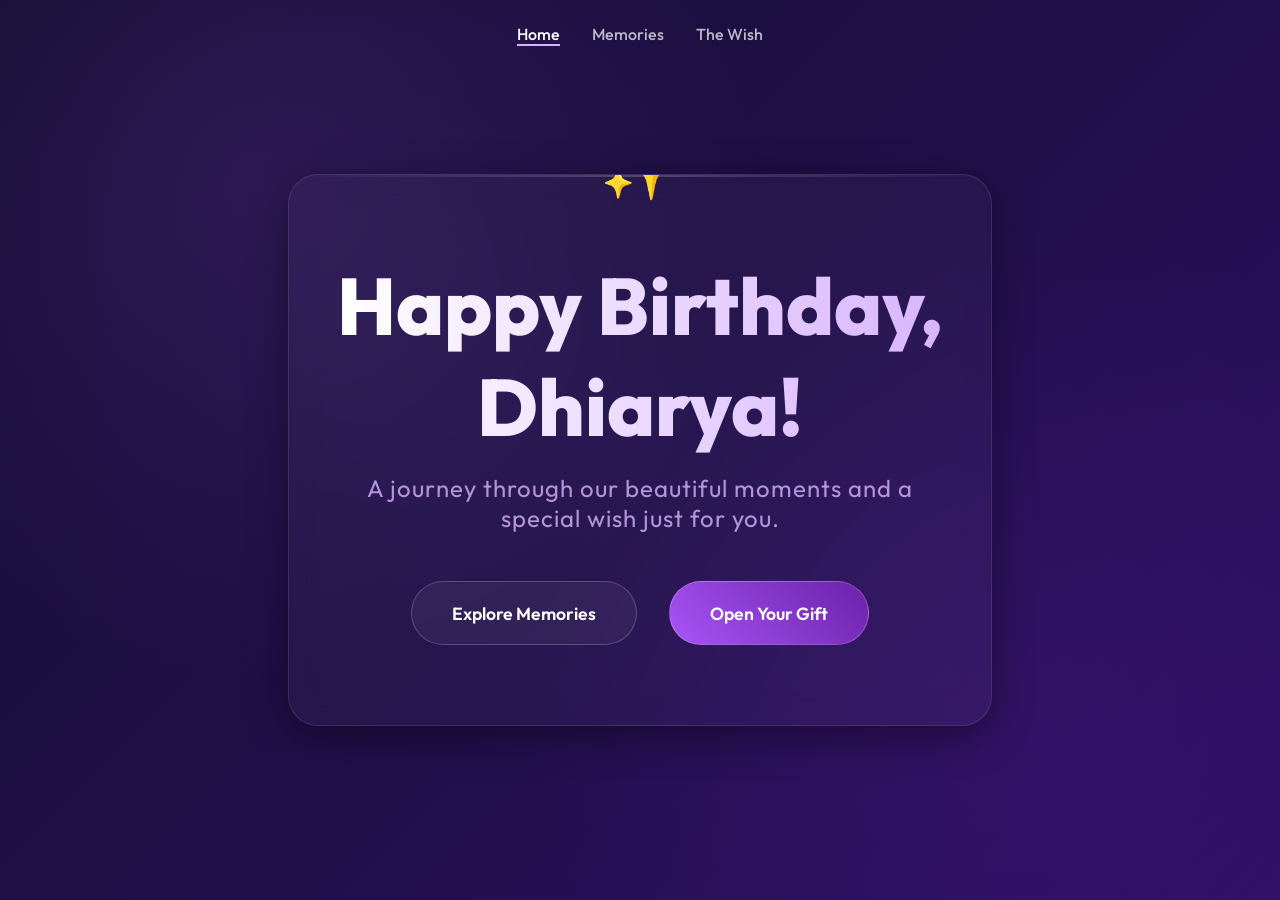
<file: index.html>
<!DOCTYPE html>
<html lang="en">
<head>
    <meta charset="UTF-8">
    <meta name="viewport" content="width=device-width, initial-scale=1.0">
    <title>Happy Birthday Dhiarya!</title>
    <link rel="stylesheet" href="style.css">
</head>
<body>
    <nav>
        <a href="index.html" class="active">Home</a>
        <a href="memories.html">Memories</a>
        <a href="wish.html">The Wish</a>
    </nav>

    <main class="hero-section">
        <div class="glass-container" style="padding: 5rem 3rem; max-width: 1000px; position: relative;">
            <div style="position: absolute; top: -50px; left: 50%; transform: translateX(-50%); font-size: 4rem; animation: float 4s ease-in-out infinite;">✨</div>
            <h1 class="title">Happy Birthday,<br>Dhiarya!</h1>
            <p class="subtitle" style="max-width: 600px; margin: 0 auto 3rem;">A journey through our beautiful moments and a special wish just for you.</p>
            <div class="nav-buttons" style="display: flex; gap: 2rem; justify-content: center;">
                <a href="memories.html" class="cta-button" style="background: rgba(255,255,255,0.05);">Explore Memories</a>
                <a href="wish.html" class="cta-button" style="background: linear-gradient(45deg, #a855f7, #6b21a8);">Open Your Gift</a>
            </div>
        </div>
    </main>

    <canvas id="confetti"></canvas>
    <script src="script.js"></script>
</body>
</html>
</file>
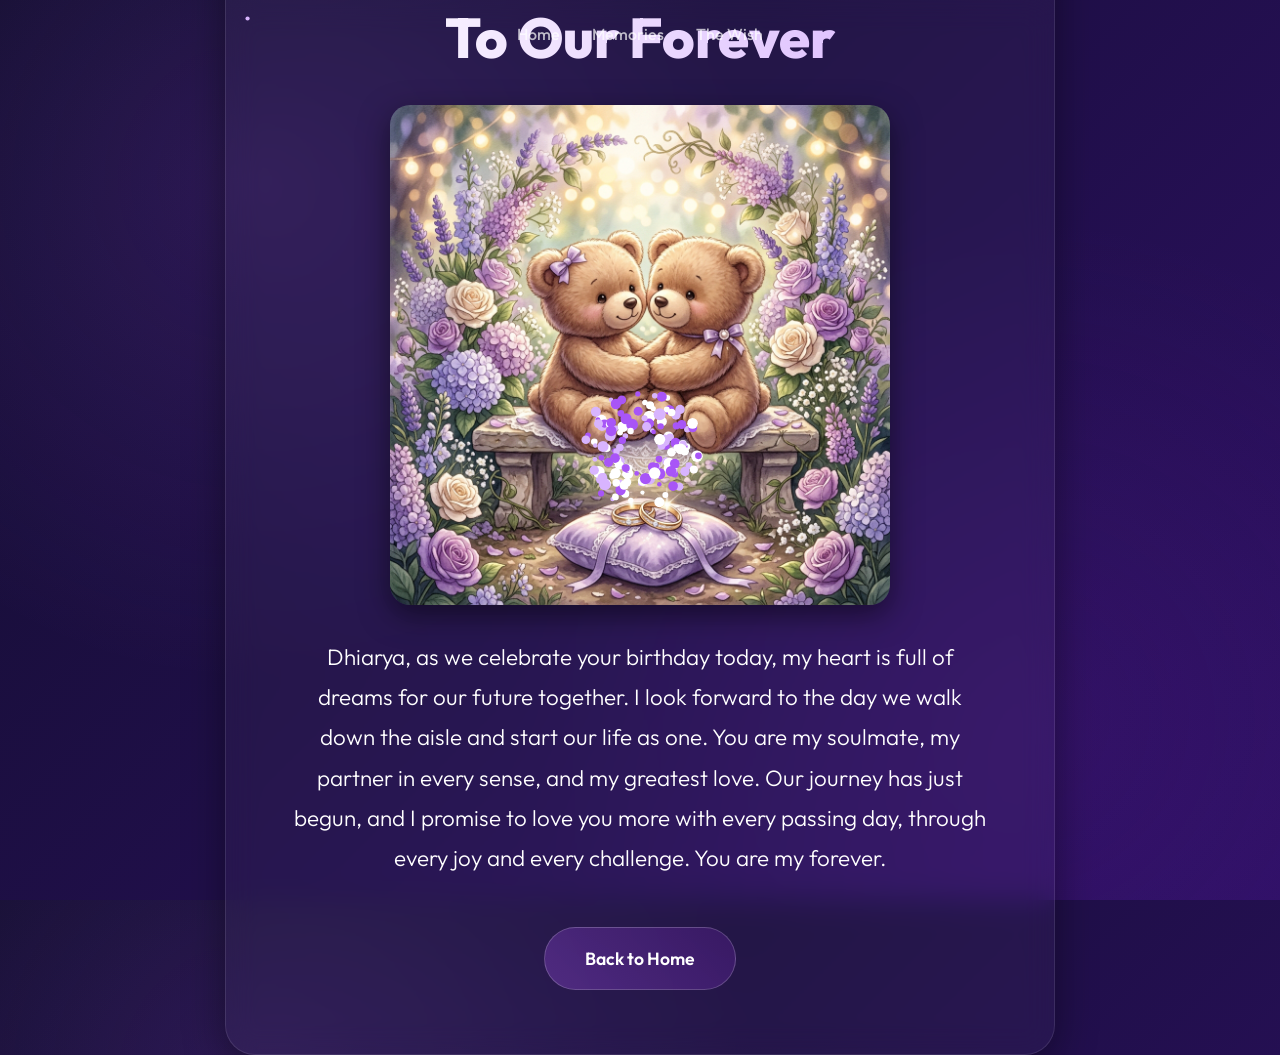
<file: marriage.html>
<!DOCTYPE html>
<html lang="en">
<head>
    <meta charset="UTF-8">
    <meta name="viewport" content="width=device-width, initial-scale=1.0">
    <title>Our Love & Future - Happy Birthday Dhiarya</title>
    <link rel="stylesheet" href="style.css">
    <style>
        .emoji-float {
            font-size: 3rem;
            animation: bounce 3s ease-in-out infinite;
            display: inline-block;
        }
        @keyframes bounce {
            0%, 100% { transform: translateY(0) rotate(0deg); }
            50% { transform: translateY(-20px) rotate(10deg); }
        }
        .love-paragraph {
            font-size: 1.4rem;
            line-height: 1.8;
            max-width: 700px;
            margin: 2rem auto;
            color: #fff;
            font-weight: 300;
        }
    </style>
</head>
<body>
    <nav>
        <a href="index.html">Home</a>
        <a href="memories.html">Memories</a>
        <a href="wish.html">The Wish</a>
    </nav>

    <main class="hero-section">
        <div class="glass-container" style="padding: 4rem; max-width: 900px;">
            <div style="margin-bottom: 2rem;">
                <span class="emoji-float">🧸</span>
                <span class="emoji-float" style="animation-delay: 0.5s;">💍</span>
                <span class="emoji-float" style="animation-delay: 1s;">❤️</span>
                <span class="emoji-float" style="animation-delay: 1.5s;">🧸</span>
            </div>
            
            <h1 class="title" style="font-size: 3.5rem;">To Our Forever</h1>
            
            <div style="margin: 2rem auto; width: 100%; max-width: 500px; border-radius: 20px; overflow: hidden; box-shadow: 0 10px 30px rgba(0,0,0,0.5);">
                <img src="marriage_hero.png" alt="Love and Marriage" style="width: 100%; display: block;">
            </div>

            <p class="love-paragraph">
                Dhiarya, as we celebrate your birthday today, my heart is full of dreams for our future together. 
                I look forward to the day we walk down the aisle and start our life as one. 
                You are my soulmate, my partner in every sense, and my greatest love. 
                Our journey has just begun, and I promise to love you more with every passing day, 
                through every joy and every challenge. You are my forever.
            </p>

            <div style="margin-top: 3rem;">
                <a href="index.html" class="cta-button">Back to Home</a>
            </div>
        </div>
    </main>

    <canvas id="confetti"></canvas>
    <script src="script.js"></script>
    <script>
        // Trigger magic on page load
        window.onload = () => {
             setTimeout(() => {
                if(window.celebrate) window.celebrate();
             }, 1000);
        };
    </script>
</body>
</html>
</file>
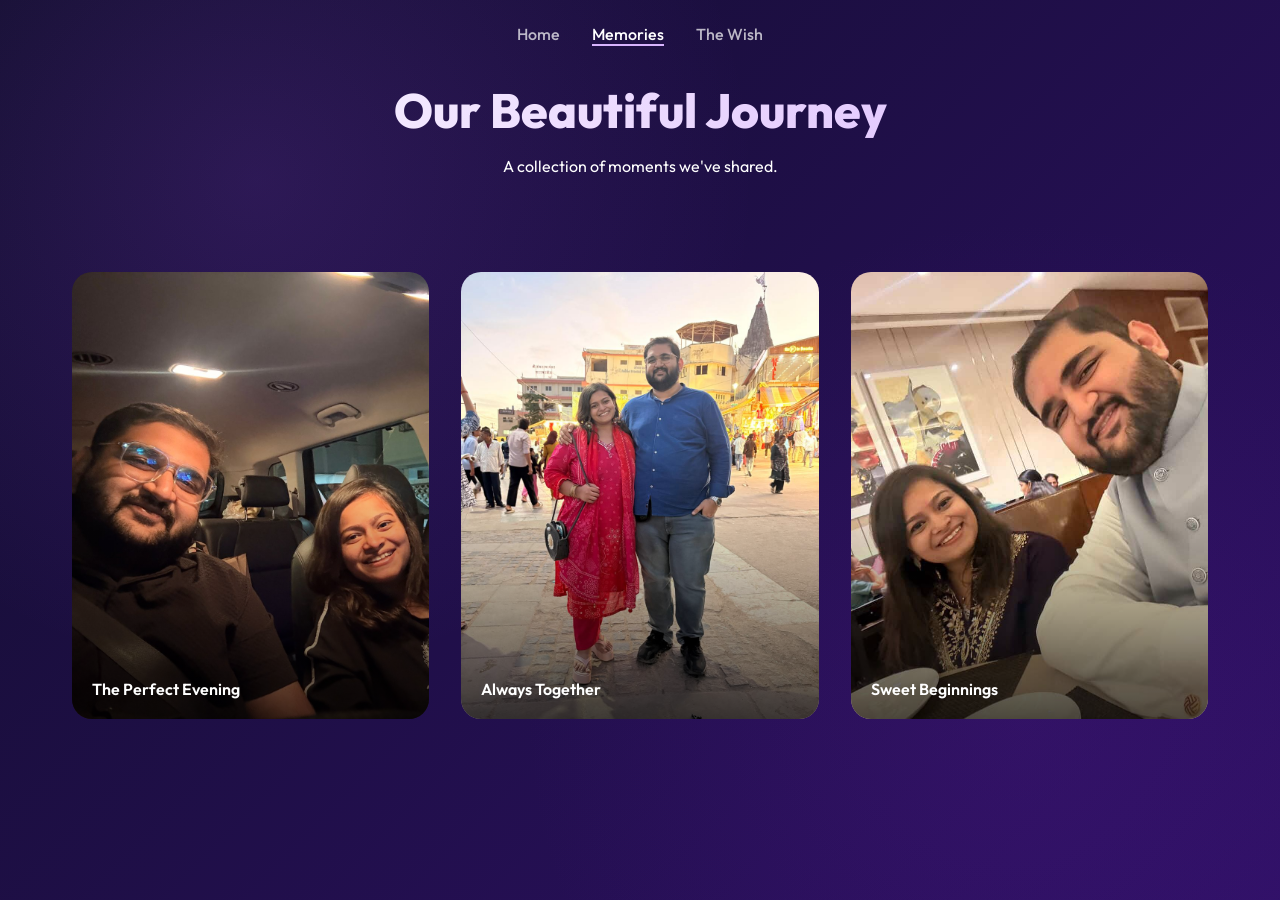
<file: memories.html>
<!DOCTYPE html>
<html lang="en">
<head>
    <meta charset="UTF-8">
    <meta name="viewport" content="width=device-width, initial-scale=1.0">
    <title>Our Memories - Happy Birthday Dhiarya</title>
    <link rel="stylesheet" href="style.css">
</head>
<body>
    <nav>
        <a href="index.html">Home</a>
        <a href="memories.html" class="active">Memories</a>
        <a href="wish.html">The Wish</a>
    </nav>

    <main style="padding-top: 5rem;">
        <div style="text-align: center; margin-bottom: 2rem;">
            <h1 class="title" style="font-size: 3rem;">Our Beautiful Journey</h1>
            <p>A collection of moments we've shared.</p>
        </div>

        <div class="gallery-grid">
            <div class="memory-card">
                <img src="memory_1.png" alt="Memory 1">
                <div class="memory-caption">The Perfect Evening</div>
            </div>
            <div class="memory-card">
                <img src="memory_2.png" alt="Memory 2">
                <div class="memory-caption">Always Together</div>
            </div>
            <div class="memory-card">
                <img src="memory_3.png" alt="Memory 3">
                <div class="memory-caption">Sweet Beginnings</div>
            </div>
        </div>
    </main>

    <canvas id="confetti"></canvas>
    <script src="script.js"></script>
</body>
</html>
</file>
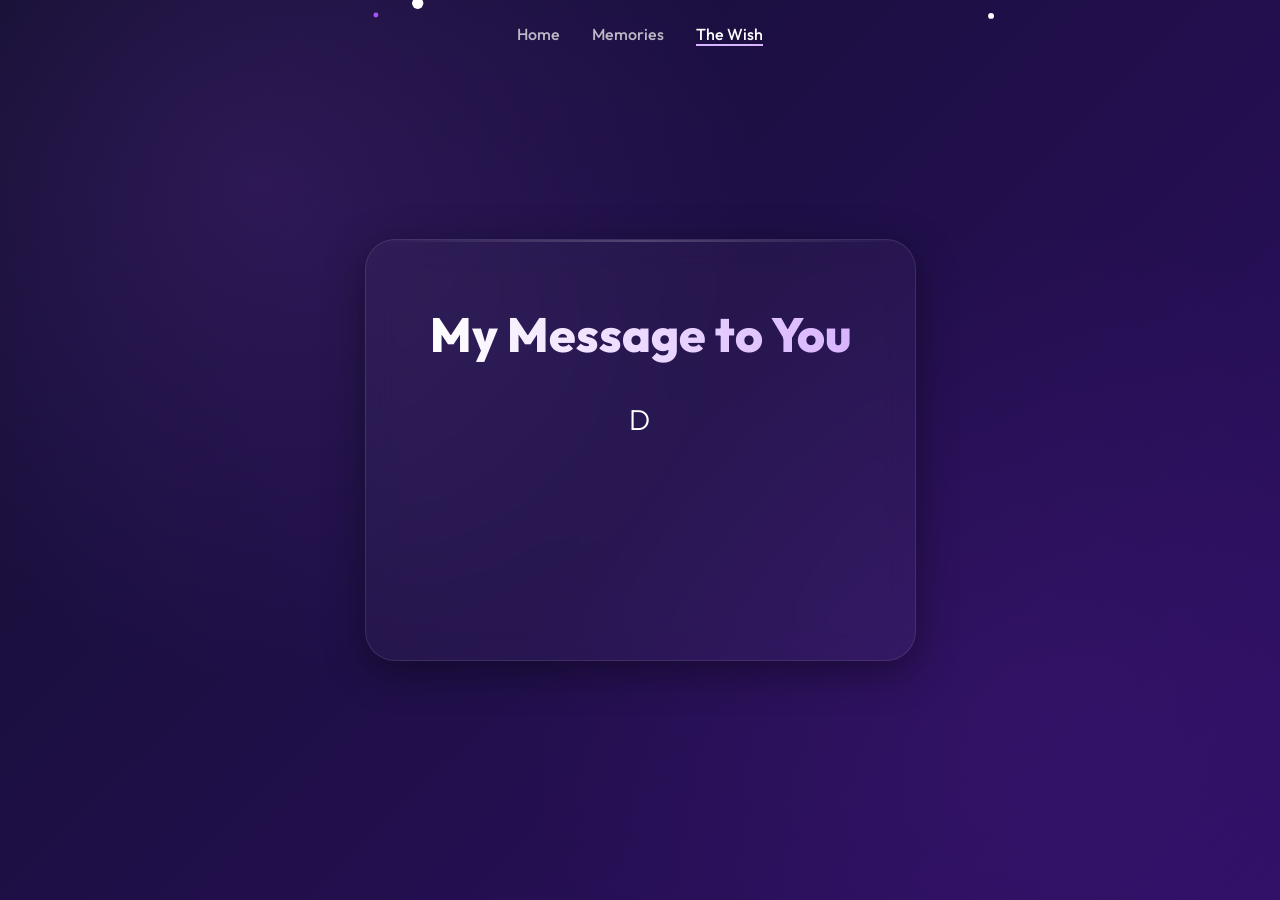
<file: wish.html>
<!DOCTYPE html>
<html lang="en">
<head>
    <meta charset="UTF-8">
    <meta name="viewport" content="width=device-width, initial-scale=1.0">
    <title>A Heartfelt Wish - Happy Birthday Dhiarya</title>
    <link rel="stylesheet" href="style.css">
</head>
<body>
    <nav>
        <a href="index.html">Home</a>
        <a href="memories.html">Memories</a>
        <a href="wish.html" class="active">The Wish</a>
    </nav>

    <main class="hero-section">
        <div class="glass-container wish-container" style="padding: 4rem; border: 1px solid rgba(255,255,255,0.1);">
            <h1 class="title" style="font-size: 3rem; margin-bottom: 2rem; cursor: pointer;" onclick="celebrate()">My Message to You</h1>
            <div id="typing-container" class="typing-text" style="font-weight: 300; letter-spacing: 0.5px;"></div>
            <div id="final-wish" style="display: none; margin-top: 3rem; animation: fadeInUp 1.2s ease both;">
                <h2 style="font-size: 3.5rem; color: #fff; text-shadow: 0 0 20px rgba(168, 85, 247, 0.5); margin-bottom: 1rem;">Happy Birthday, Dhiarya!</h2>
                <p style="font-size: 1.2rem; opacity: 0.8; font-style: italic;">"Every moment with you is a gift I cherish."</p>
                <div style="margin-top: 4rem;">
                    <a href="marriage.html" class="cta-button" style="box-shadow: 0 0 30px rgba(168, 85, 247, 0.3);">Click for Magic ✨</a>
                </div>
            </div>
        </div>
    </main>

    <canvas id="confetti"></canvas>
    <script src="script.js"></script>
    <script>
        const text = "Dearest Dhiarya, \n\nOn this special day, I wanted to take a moment to tell you how much you mean to me. You are my rock, my sunshine, and my greatest adventure. \n\nWatching you grow and achieve your dreams is one of my greatest joys. May this year bring you as much happiness as you bring into my life every single day. \n\nI love you more than words can say.";
        
        let index = 0;
        const container = document.getElementById('typing-container');
        const finalSection = document.getElementById('final-wish');

        function type() {
            if (index < text.length) {
                container.innerHTML += text.charAt(index) === '\n' ? '<br>' : text.charAt(index);
                index++;
                setTimeout(type, 50);
            } else {
                finalSection.style.display = 'block';
            }
        }

        window.onload = () => {
            setTimeout(type, 1000);
        };
    </script>
</body>
</html>
</file>
<file: style.css>
@import url('https://fonts.googleapis.com/css2?family=Outfit:wght@300;400;600;800&display=swap');

:root {
    --primary-purple: #6b21a8;
    --light-purple: #a855f7;
    --accent-purple: #d8b4fe;
    --dark-purple: #3b0764;
    --glass-bg: rgba(255, 255, 255, 0.1);
    --glass-border: rgba(255, 255, 255, 0.2);
    --text-white: #ffffff;
    --transition-slow: 0.8s cubic-bezier(0.22, 1, 0.36, 1);
}

* {
    margin: 0;
    padding: 0;
    box-sizing: border-box;
    font-family: 'Outfit', sans-serif;
}

body {
    background: 
        radial-gradient(circle at 20% 20%, rgba(168, 85, 247, 0.15) 0%, transparent 40%),
        radial-gradient(circle at 80% 80%, rgba(107, 33, 168, 0.15) 0%, transparent 40%),
        linear-gradient(135deg, #120e2e, #2e1065);
    background-color: #120e2e;
    color: var(--text-white);
    min-height: 100vh;
    overflow-x: hidden;
    display: flex;
    flex-direction: column;
}

/* Glassmorphism Card - Premium Refinement */
.glass-container {
    background: rgba(255, 255, 255, 0.03);
    backdrop-filter: blur(15px);
    -webkit-backdrop-filter: blur(15px);
    border: 1px solid rgba(255, 255, 255, 0.1);
    border-radius: 30px;
    box-shadow: 0 10px 40px rgba(0, 0, 0, 0.4);
    position: relative;
    overflow: hidden;
    animation: float 6s ease-in-out infinite;
}

.glass-container::before {
    content: '';
    position: absolute;
    top: 0;
    left: 0;
    right: 0;
    height: 2px;
    background: linear-gradient(90deg, transparent, rgba(255,255,255,0.2), transparent);
}

@keyframes float {
    0%, 100% { transform: translateY(0); }
    50% { transform: translateY(-10px); }
}

.hero-section {
    height: 100vh;
    display: flex;
    justify-content: center;
    align-items: center;
    text-align: center;
    padding: 2rem;
}

.title {
    font-size: 5rem;
    font-weight: 800;
    margin-bottom: 1rem;
    background: linear-gradient(to right, #fff, var(--accent-purple), #fff);
    background-size: 200% auto;
    -webkit-background-clip: text;
    -webkit-text-fill-color: transparent;
    animation: fadeInDown 1.5s var(--transition-slow), shimmer 5s linear infinite;
}

@keyframes shimmer {
    to { background-position: 200% center; }
}

.subtitle {
    font-size: 1.5rem;
    color: var(--accent-purple);
    opacity: 0.8;
    margin-bottom: 3rem;
    letter-spacing: 1px;
    animation: fadeInUp 1.5s var(--transition-slow) 0.5s both;
}

/* Buttons */
.cta-button {
    padding: 1.2rem 2.5rem;
    font-size: 1.1rem;
    font-weight: 600;
    color: var(--text-white);
    background: linear-gradient(45deg, rgba(168, 85, 247, 0.3), rgba(107, 33, 168, 0.3));
    border: 1px solid rgba(255, 255, 255, 0.2);
    border-radius: 50px;
    cursor: pointer;
    text-decoration: none;
    transition: all 0.4s cubic-bezier(0.175, 0.885, 0.32, 1.275);
    display: inline-block;
}

.cta-button:hover {
    background: #a855f7;
    color: var(--text-white);
    transform: scale(1.05);
    box-shadow: 0 10px 30px rgba(168, 85, 247, 0.4);
}

/* Animations */
@keyframes fadeInDown {
    from { opacity: 0; transform: translateY(-30px); }
    to { opacity: 1; transform: translateY(0); }
}

@keyframes fadeInUp {
    from { opacity: 0; transform: translateY(30px); }
    to { opacity: 1; transform: translateY(0); }
}

/* Gallery Styles */
.gallery-grid {
    display: grid;
    grid-template-columns: repeat(auto-fit, minmax(300px, 1fr));
    gap: 2rem;
    padding: 4rem 2rem;
    max-width: 1200px;
    margin: 0 auto;
}

.memory-card {
    position: relative;
    overflow: hidden;
    border-radius: 20px;
    aspect-ratio: 4/5;
    transition: var(--transition-slow);
}

.memory-card img {
    width: 100%;
    height: 100%;
    object-fit: cover;
    transition: var(--transition-slow);
}

.memory-card:hover img {
    transform: scale(1.1);
}

.memory-card::after {
    content: '';
    position: absolute;
    bottom: 0;
    left: 0;
    right: 0;
    height: 50%;
    background: linear-gradient(transparent, rgba(0,0,0,0.7));
}

.memory-caption {
    position: absolute;
    bottom: 20px;
    left: 20px;
    z-index: 10;
    font-weight: 600;
}

/* Wish Page */
.wish-container {
    max-width: 800px;
    margin: 6rem auto;
    padding: 3rem;
    text-align: center;
}

.typing-text {
    font-size: 1.8rem;
    line-height: 1.6;
    min-height: 200px;
}

/* Confetti Canvas */
#confetti {
    position: fixed;
    top: 0;
    left: 0;
    width: 100%;
    height: 100%;
    pointer-events: none;
    z-index: 9999;
}

/* Navigation */
nav {
    padding: 1.5rem 2rem;
    display: flex;
    justify-content: center;
    gap: 2rem;
    position: fixed;
    top: 0;
    width: 100%;
    z-index: 100;
}

nav a {
    color: var(--text-white);
    text-decoration: none;
    font-weight: 500;
    opacity: 0.7;
    transition: 0.3s;
}

nav a:hover, nav a.active {
    opacity: 1;
    border-bottom: 2px solid var(--accent-purple);
}

/* --- Mobile Responsiveness --- */

@media (max-width: 1024px) {
    .title {
        font-size: 4rem;
    }
}

@media (max-width: 768px) {
    .title {
        font-size: 3.2rem;
    }
    
    .subtitle {
        font-size: 1.2rem;
        margin-bottom: 2rem;
    }
    
    .glass-container {
        padding: 2.5rem 1.5rem !important;
        margin: 1rem;
        border-radius: 20px;
        width: 95%;
    }

    nav {
        gap: 1.2rem;
        padding: 1rem;
    }

    nav a {
        font-size: 0.9rem;
    }

    .gallery-grid {
        grid-template-columns: repeat(auto-fit, minmax(280px, 1fr));
        padding: 2rem 1rem;
        gap: 1.5rem;
    }

    .wish-container, .love-paragraph {
        padding: 2rem 1rem !important;
        font-size: 1.1rem;
    }

    .love-paragraph {
        font-size: 1.1rem;
        line-height: 1.6;
    }

    .emoji-float {
        font-size: 2.2rem;
    }
}

@media (max-width: 480px) {
    .title {
        font-size: 2.5rem;
    }

    .cta-button {
        padding: 1rem 1.8rem;
        font-size: 1rem;
        width: 100%;
        text-align: center;
        margin: 0.5rem 0;
    }

    .hero-section {
        padding: 1rem;
    }

    /* Stack buttons on really small screens */
    .nav-buttons {
        flex-direction: column !important;
        gap: 0.5rem !important;
    }

    .memory-card {
        aspect-ratio: 1/1;
    }
}
</file>
